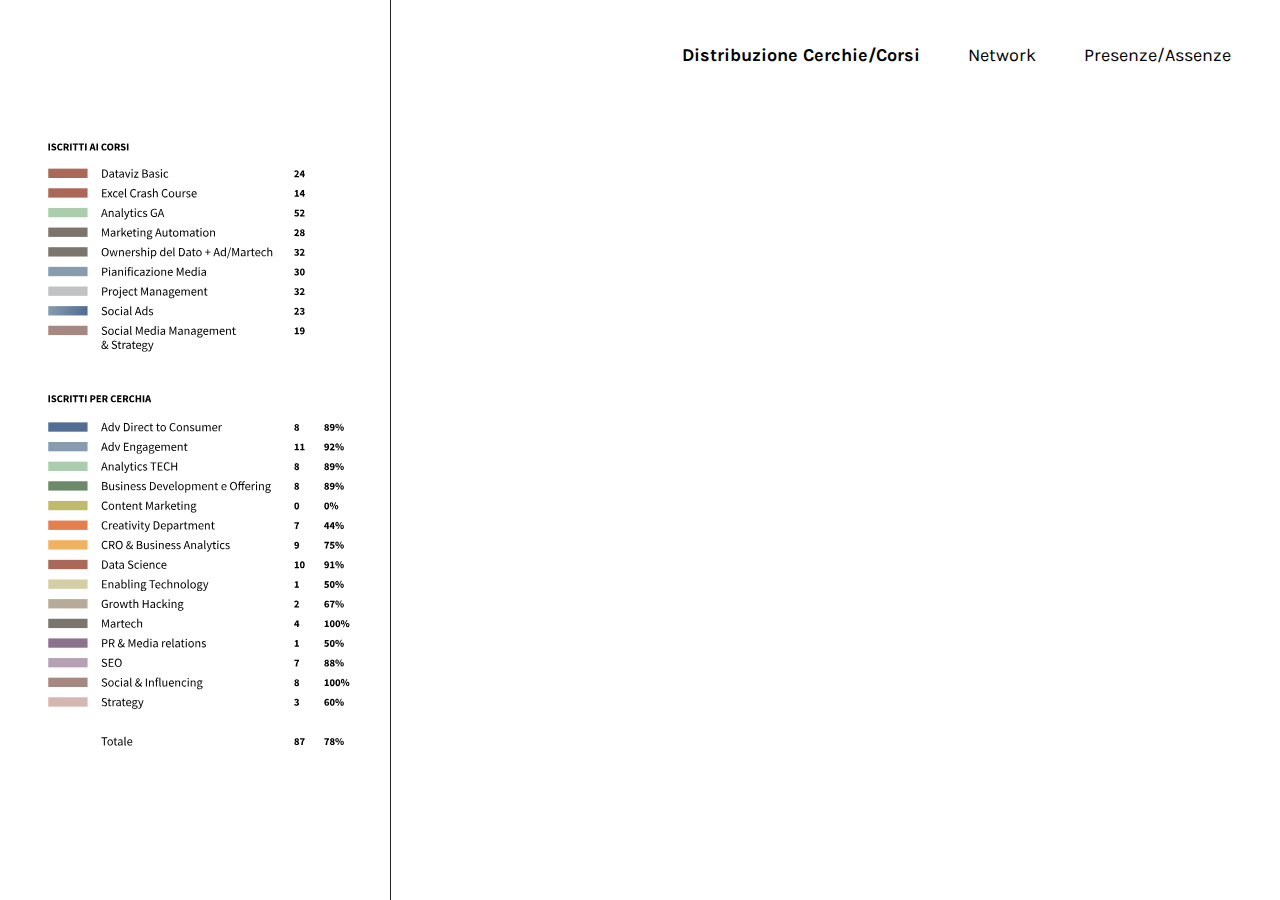
<file: formazione-alluvial.html>
<!doctype html>
<html lang="it">

<head>
    <!-- Required meta tags -->
    <meta charset="utf-8">
    <meta http-equiv="X-UA-Compatible" content="IE=edge">
    <meta name="viewport" content="width=device-width, initial-scale=1, shrink-to-fit=no">

    <meta name="description" content="Dashboard che mira a visualizzare i dati relativi alle giornate di formazione." />

    <meta property="og:title" content="HDM · Formazione">
    <meta property="og:image" content="https://h-farm-digital-marketing.github.io/cover-formazione.jpg">

    <meta name="robots" content="index,follow" />
    <meta name="twitter:card" content="summary_large_image">
    <meta name="twitter:title" content="HDM · Formazione">
    <meta name="twitter:image" content="https://h-farm-digital-marketing.github.io/cover-formazione.jpg">

    <meta name="author" content="H-Farm Digital Marketing, H-Farm">
    <meta name="copyright" content="H-Farm Digital Marketing, H-Farm" />

    <link rel="icon" href="./favicon.png" type="image/png" />

    <!-- Bootstrap CSS -->
    <link rel="stylesheet" href="https://stackpath.bootstrapcdn.com/bootstrap/4.3.1/css/bootstrap.min.css"
        integrity="sha384-ggOyR0iXCbMQv3Xipma34MD+dH/1fQ784/j6cY/iJTQUOhcWr7x9JvoRxT2MZw1T" crossorigin="anonymous">

    <!-- CSS -->
    <link rel="stylesheet" href="./css/home.css">
    <link rel="stylesheet" href="./css/formazione.css">

    <!-- jQuery first, then Popper.js, then Bootstrap JS -->
    <script src="https://code.jquery.com/jquery-3.4.0.min.js" type="text/javascript"></script>
    <script src="https://code.jquery.com/jquery-3.3.1.slim.min.js"
        integrity="sha384-q8i/X+965DzO0rT7abK41JStQIAqVgRVzpbzo5smXKp4YfRvH+8abtTE1Pi6jizo"
        crossorigin="anonymous"></script>

    <link rel="preconnect" href="https://fonts.gstatic.com">
    <link
        href="https://fonts.googleapis.com/css2?family=Work+Sans:ital,wght@0,100;0,200;0,300;0,400;0,500;0,600;0,700;0,800;0,900;1,100;1,200;1,300;1,400;1,500;1,600;1,700;1,800;1,900&display=swap"
        rel="stylesheet">
    <link href="https://fonts.googleapis.com/css?family=Karla:100,400,400i,700,700i" rel="stylesheet">
    <title>HDM · Formazione</title>
</head>

<body>

    <!-- Site -->

    <div class="row dashboard-container">
        <div class="col line">
            <ul class="nav justify-content-between">
                <li class="nav-item">
                    <a href="https://h-farm-digital-marketing.github.io/"><img class="logo" src="./assets/Logo_hdm.svg"
                            alt="Logo"></a>
                </li>
            </ul>

            <img class="legenda" src="./assets/Legenda.svg" alt="Logo">
        </div>

        <div class="col">
            <ul class="nav justify-content-end">
                <li class="nav-item nav-right">
                    <a class="nav-link" href="./formazione-alluvial"><b>Distribuzione Cerchie/Corsi</b></a><a class="nav-link"
                        href="./formazione-network">Network</a><a class="nav-link" href="./formazione-bars">Presenze/Assenze</a>
                </li>
            </ul>

            <div class="row">
                <div class="col viz">
                    <iframe src='https://flo.uri.sh/visualisation/6566293/embed' title='Interactive or visual content'
                        class='flourish-embed-iframe' frameborder='0' scrolling='no' style='width:95%;height:85vh;'
                        sandbox='allow-same-origin allow-forms allow-scripts allow-downloads allow-popups allow-popups-to-escape-sandbox allow-top-navigation-by-user-activation'></iframe>
                    <div style='width:95%!;margin-top:0px!important;text-align:right!important;'>
                    </div>
                </div>
            </div>
        </div>
</body>

</html>
</file>
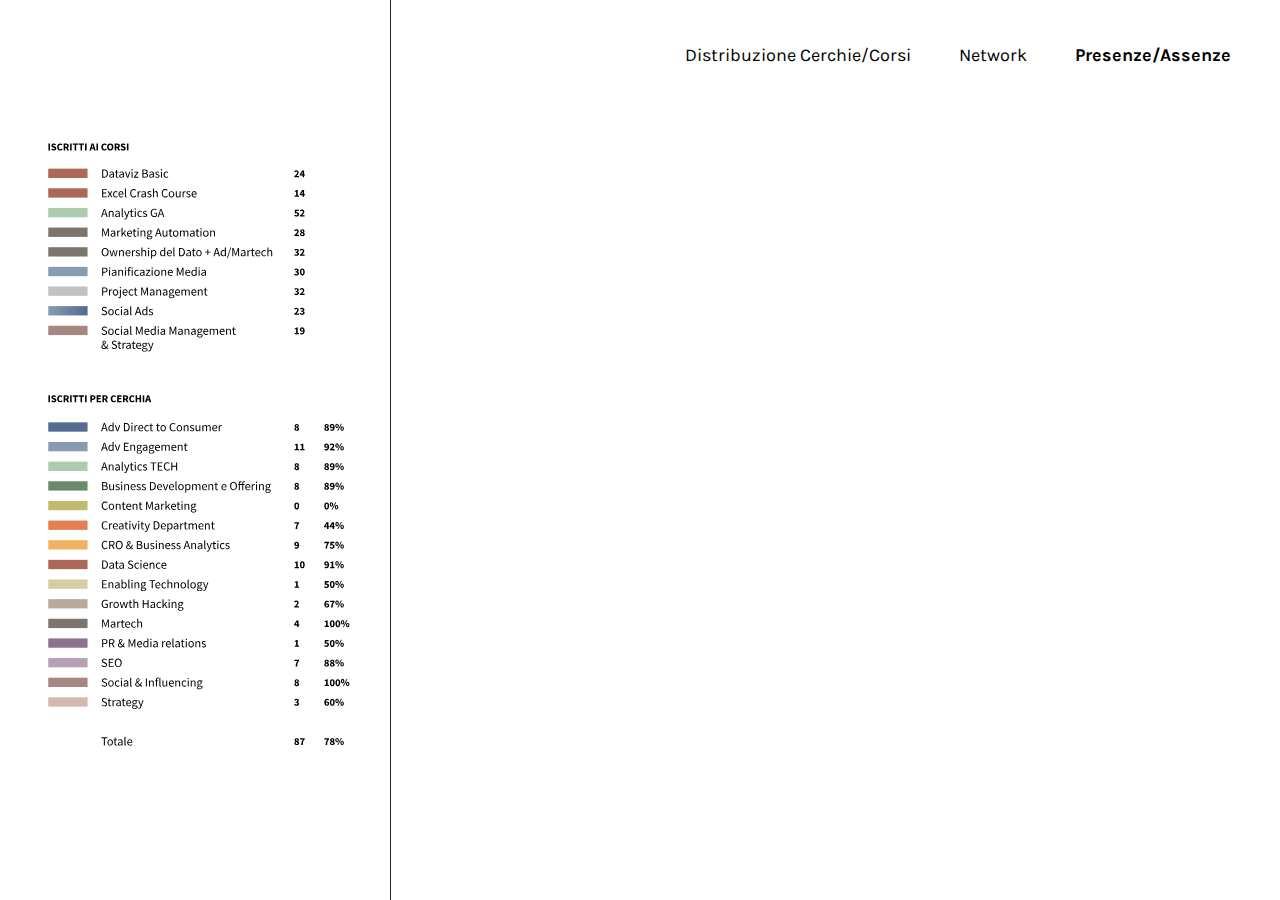
<file: formazione-bars.html>
<!doctype html>
<html lang="it">

<head>
    <!-- Required meta tags -->
    <meta charset="utf-8">
    <meta http-equiv="X-UA-Compatible" content="IE=edge">
    <meta name="viewport" content="width=device-width, initial-scale=1, shrink-to-fit=no">

    <meta name="description" content="Dashboard che mira a visualizzare i dati relativi alle giornate di formazione." />

    <meta property="og:title" content="HDM · Formazione">
    <meta property="og:image" content="https://h-farm-digital-marketing.github.io/cover-formazione.jpg">

    <meta name="robots" content="index,follow" />
    <meta name="twitter:card" content="summary_large_image">
    <meta name="twitter:title" content="HDM · Formazione">
    <meta name="twitter:image" content="https://h-farm-digital-marketing.github.io/cover-formazione.jpg">

    <meta name="author" content="H-Farm Digital Marketing, H-Farm">
    <meta name="copyright" content="H-Farm Digital Marketing, H-Farm" />

    <link rel="icon" href="./favicon.png" type="image/png" />

    <!-- Bootstrap CSS -->
    <link rel="stylesheet" href="https://stackpath.bootstrapcdn.com/bootstrap/4.3.1/css/bootstrap.min.css"
        integrity="sha384-ggOyR0iXCbMQv3Xipma34MD+dH/1fQ784/j6cY/iJTQUOhcWr7x9JvoRxT2MZw1T" crossorigin="anonymous">

    <!-- CSS -->
    <link rel="stylesheet" href="./css/home.css">
    <link rel="stylesheet" href="./css/formazione.css">

    <!-- jQuery first, then Popper.js, then Bootstrap JS -->
    <script src="https://code.jquery.com/jquery-3.4.0.min.js" type="text/javascript"></script>
    <script src="https://code.jquery.com/jquery-3.3.1.slim.min.js"
        integrity="sha384-q8i/X+965DzO0rT7abK41JStQIAqVgRVzpbzo5smXKp4YfRvH+8abtTE1Pi6jizo"
        crossorigin="anonymous"></script>

    <link rel="preconnect" href="https://fonts.gstatic.com">
    <link
        href="https://fonts.googleapis.com/css2?family=Work+Sans:ital,wght@0,100;0,200;0,300;0,400;0,500;0,600;0,700;0,800;0,900;1,100;1,200;1,300;1,400;1,500;1,600;1,700;1,800;1,900&display=swap"
        rel="stylesheet">
    <link href="https://fonts.googleapis.com/css?family=Karla:100,400,400i,700,700i" rel="stylesheet">
    <title>HDM · Formazione</title>
</head>

<body>

    <!-- Site -->

    <div class="row dashboard-container">
        <div class="col line">
            <ul class="nav justify-content-between">
                <li class="nav-item">
                    <a href="https://h-farm-digital-marketing.github.io/"><img class="logo" src="./assets/Logo_hdm.svg"
                            alt="Logo"></a>
                </li>
            </ul>

            <img class="legenda" src="./assets/Legenda.svg" alt="Logo">
        </div>

        <div class="col">
            <ul class="nav justify-content-end">
                <li class="nav-item nav-right">
                    <a class="nav-link" href="./formazione-alluvial">Distribuzione Cerchie/Corsi</a><a class="nav-link"
                        href="./formazione-network">Network</a><a class="nav-link" href="./formazione-bars"><b>Presenze/Assenze</b></a>
                </li>
            </ul>

            <div class="row">
                <div class="col viz bars">

                    <iframe src='https://flo.uri.sh/visualisation/6579821/embed' title='Interactive or visual content'
                        class='flourish-embed-iframe' frameborder='0' scrolling='no' style='width:95%;height:85vh;'
                        sandbox='allow-same-origin allow-forms allow-scripts allow-downloads allow-popups allow-popups-to-escape-sandbox allow-top-navigation-by-user-activation'></iframe>
                    <div style='width:95%!;margin-top:0px!important;text-align:right!important;'></div>
                </div>
            </div>
        </div>
</body>

</html>
</file>
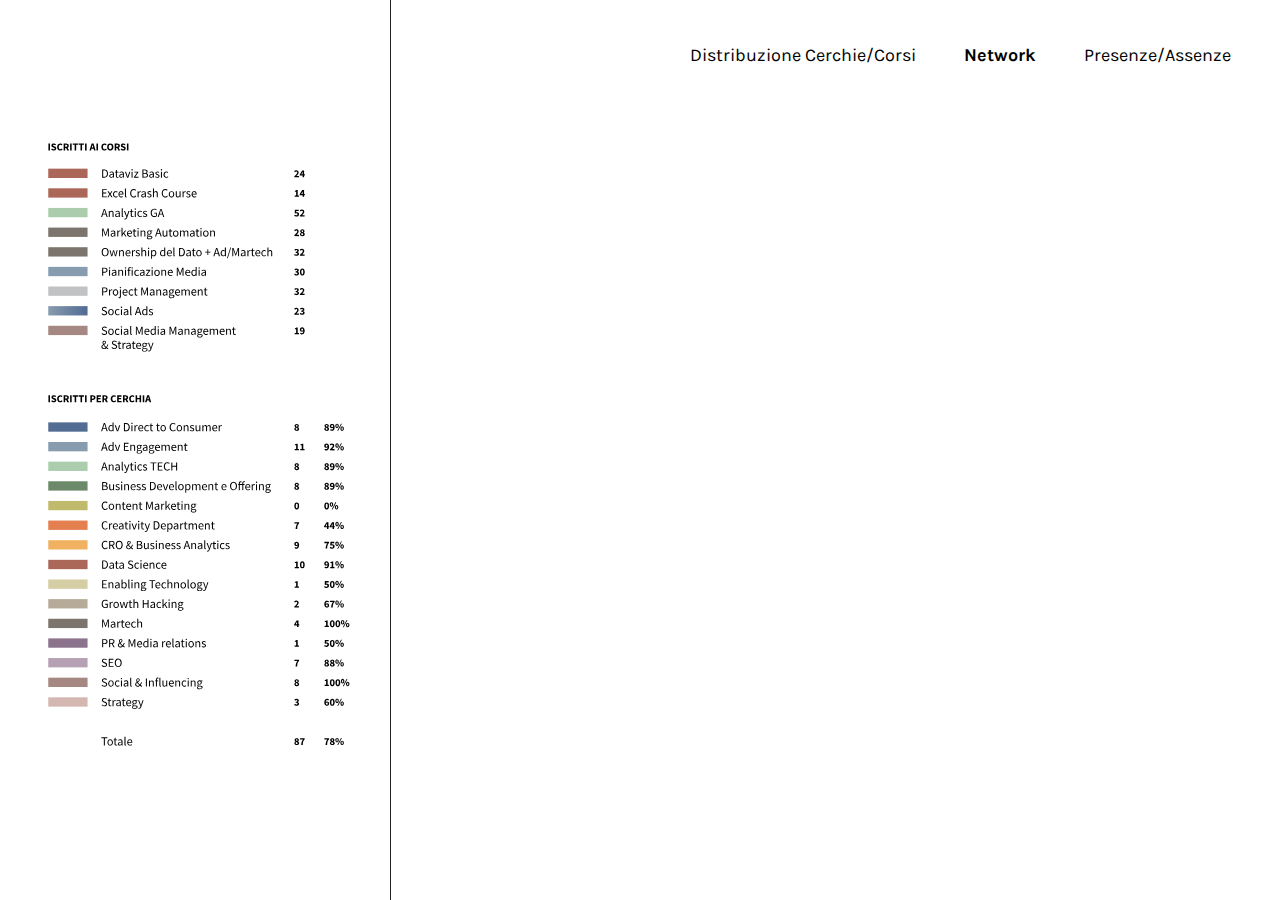
<file: formazione-network.html>
<!doctype html>
<html lang="it">

<head>
    <!-- Required meta tags -->
    <meta charset="utf-8">
    <meta http-equiv="X-UA-Compatible" content="IE=edge">
    <meta name="viewport" content="width=device-width, initial-scale=1, shrink-to-fit=no">

    <meta name="description"
        content="Dashboard che mira a visualizzare i dati relativi alle giornate di formazione." />

    <meta property="og:title" content="HDM · Formazione">
    <meta property="og:image" content="https://h-farm-digital-marketing.github.io/cover-formazione.jpg">

    <meta name="robots" content="index,follow" />
    <meta name="twitter:card" content="summary_large_image">
    <meta name="twitter:title" content="HDM · Formazione">
    <meta name="twitter:image" content="https://h-farm-digital-marketing.github.io/cover-formazione.jpg">

    <meta name="author" content="H-Farm Digital Marketing, H-Farm">
    <meta name="copyright" content="H-Farm Digital Marketing, H-Farm" />

    <link rel="icon" href="./favicon.png" type="image/png" />

    <!-- Bootstrap CSS -->
    <link rel="stylesheet" href="https://stackpath.bootstrapcdn.com/bootstrap/4.3.1/css/bootstrap.min.css"
        integrity="sha384-ggOyR0iXCbMQv3Xipma34MD+dH/1fQ784/j6cY/iJTQUOhcWr7x9JvoRxT2MZw1T" crossorigin="anonymous">

    <!-- CSS -->
    <link rel="stylesheet" href="./css/home.css">
    <link rel="stylesheet" href="./css/formazione.css">

    <!-- jQuery first, then Popper.js, then Bootstrap JS -->
    <script src="https://code.jquery.com/jquery-3.4.0.min.js" type="text/javascript"></script>
    <script src="https://code.jquery.com/jquery-3.3.1.slim.min.js"
        integrity="sha384-q8i/X+965DzO0rT7abK41JStQIAqVgRVzpbzo5smXKp4YfRvH+8abtTE1Pi6jizo"
        crossorigin="anonymous"></script>

        <link rel="preconnect" href="https://fonts.gstatic.com">
        <link href="https://fonts.googleapis.com/css2?family=Work+Sans:ital,wght@0,100;0,200;0,300;0,400;0,500;0,600;0,700;0,800;0,900;1,100;1,200;1,300;1,400;1,500;1,600;1,700;1,800;1,900&display=swap" rel="stylesheet">
        <link href="https://fonts.googleapis.com/css?family=Karla:100,400,400i,700,700i" rel="stylesheet">
    <title>HDM · Formazione</title>
</head>

<body>

    <!-- Site -->

    <div class="row dashboard-container">
        <div class="col line">
            <ul class="nav justify-content-between">
                <li class="nav-item">
                    <a href="https://h-farm-digital-marketing.github.io/"><img class="logo" src="./assets/Logo_hdm.svg"
                            alt="Logo"></a>
                </li>
            </ul>

            <img class="legenda" src="./assets/Legenda.svg" alt="Logo">
        </div>

        <div class="col">
            <ul class="nav justify-content-end">
                <li class="nav-item nav-right">
                    <a class="nav-link" href="./formazione-alluvial">Distribuzione Cerchie/Corsi</a><a class="nav-link"
                        href="./formazione-network"><b>Network</b></a><a class="nav-link" href="./formazione-bars">Presenze/Assenze</a>
                </li>
            </ul>

            <div class="row">
                <div class="col viz">
                    <iframe src='https://flo.uri.sh/visualisation/6518982/embed'
                        title='Interactive or visual content' class='flourish-embed-iframe' frameborder='0'
                        scrolling='no' style='width:95%;height:85vh;'
                        sandbox='allow-same-origin allow-forms allow-scripts allow-downloads allow-popups allow-popups-to-escape-sandbox allow-top-navigation-by-user-activation'></iframe>
                    <div style='width:95%!;margin-top:0px!important;text-align:right!important;'>
                    </div>
                </div>
            </div>
        </div>
</body>

</html>
</file>
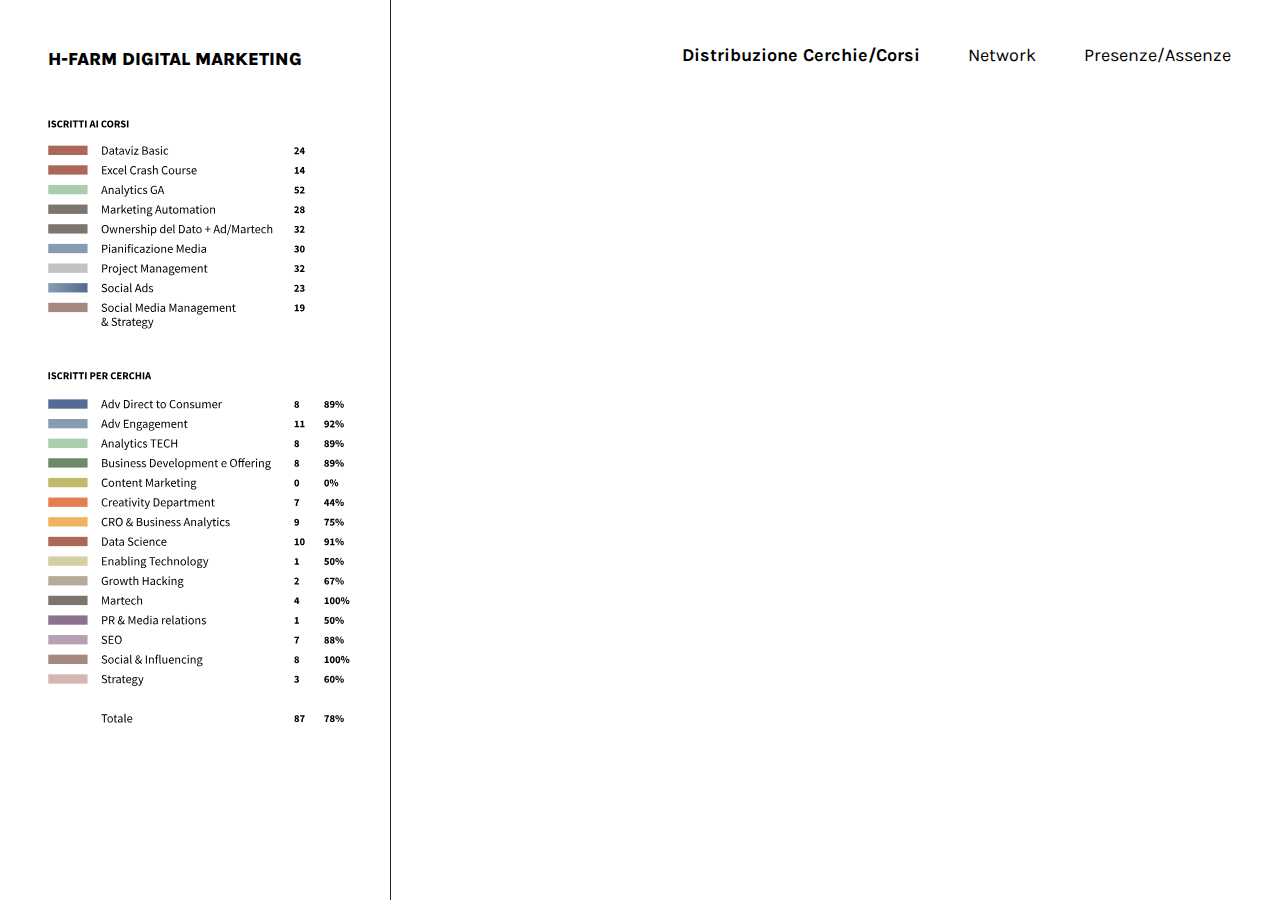
<file: dashboard-formazione/formazione-alluvial.html>
<!doctype html>
<html lang="it">

<head>
    <!-- Required meta tags -->
    <meta charset="utf-8">
    <meta http-equiv="X-UA-Compatible" content="IE=edge">
    <meta name="viewport" content="width=device-width, initial-scale=1, shrink-to-fit=no">

    <meta name="description" content="Dashboard che mira a visualizzare i dati relativi alle giornate di formazione." />

    <meta property="og:title" content="HDM · Formazione">
    <meta property="og:image" content="https://h-farm-digital-marketing.github.io/dashboard-formazione/cover/cover-formazione.jpg">

    <meta name="robots" content="index,follow" />
    <meta name="twitter:card" content="summary_large_image">
    <meta name="twitter:title" content="HDM · Formazione">
    <meta name="twitter:image" content="https://h-farm-digital-marketing.github.io/dashboard-formazione/cover/cover-formazione.jpg">

    <meta name="author" content="H-Farm Digital Marketing, H-Farm">
    <meta name="copyright" content="H-Farm Digital Marketing, H-Farm" />

    <link rel="icon" href="./favicon.png" type="image/png" />

    <!-- Bootstrap CSS -->
    <link rel="stylesheet" href="https://stackpath.bootstrapcdn.com/bootstrap/4.3.1/css/bootstrap.min.css"
        integrity="sha384-ggOyR0iXCbMQv3Xipma34MD+dH/1fQ784/j6cY/iJTQUOhcWr7x9JvoRxT2MZw1T" crossorigin="anonymous">

    <!-- CSS -->
    <link rel="stylesheet" href="./css/home.css">
    <link rel="stylesheet" href="./css/formazione.css">

    <!-- jQuery first, then Popper.js, then Bootstrap JS -->
    <script src="https://code.jquery.com/jquery-3.4.0.min.js" type="text/javascript"></script>
    <script src="https://code.jquery.com/jquery-3.3.1.slim.min.js"
        integrity="sha384-q8i/X+965DzO0rT7abK41JStQIAqVgRVzpbzo5smXKp4YfRvH+8abtTE1Pi6jizo"
        crossorigin="anonymous"></script>

    <link rel="preconnect" href="https://fonts.gstatic.com">
    <link
        href="https://fonts.googleapis.com/css2?family=Work+Sans:ital,wght@0,100;0,200;0,300;0,400;0,500;0,600;0,700;0,800;0,900;1,100;1,200;1,300;1,400;1,500;1,600;1,700;1,800;1,900&display=swap"
        rel="stylesheet">
    <link href="https://fonts.googleapis.com/css?family=Karla:100,400,400i,700,700i" rel="stylesheet">
    <title>HDM · Formazione</title>
</head>

<body>

    <!-- Site -->

    <div class="row dashboard-container">
        <div class="col line">
            <ul class="nav justify-content-between">
                <li class="nav-item">
                    <a class="logo" href="https://h-farm-digital-marketing.github.io/"><b>H-FARM DIGITAL MARKETING</b></a>
                </li>
            </ul>

            <img class="legenda" src="./assets/Legenda.svg" alt="Logo">
        </div>

        <div class="col">
            <ul class="nav justify-content-end">
                <li class="nav-item nav-right">
                    <a class="nav-link" href="./formazione-alluvial.html"><b>Distribuzione Cerchie/Corsi</b></a><a class="nav-link"
                        href="./formazione-network.html">Network</a><a class="nav-link" href="./formazione-bars.html">Presenze/Assenze</a>
                </li>
            </ul>

            <div class="row">
                <div class="col viz">
                    <iframe src='https://flo.uri.sh/visualisation/6566293/embed' title='Interactive or visual content'
                        class='flourish-embed-iframe' frameborder='0' scrolling='no' style='width:95%;height:85vh;'
                        sandbox='allow-same-origin allow-forms allow-scripts allow-downloads allow-popups allow-popups-to-escape-sandbox allow-top-navigation-by-user-activation'></iframe>
                    <div style='width:95%!;margin-top:0px!important;text-align:right!important;'>
                    </div>
                </div>
            </div>
        </div>
</body>

</html>
</file>
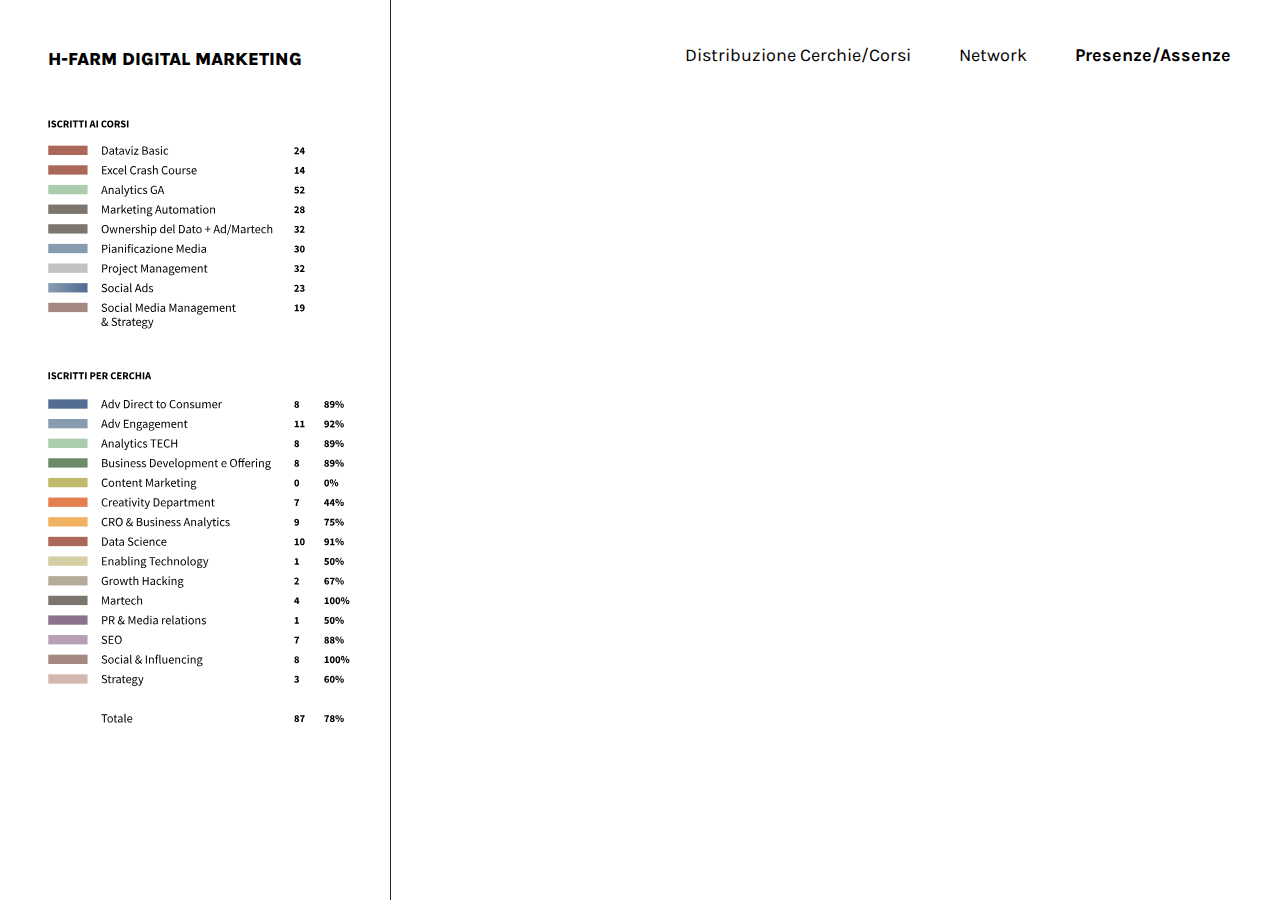
<file: dashboard-formazione/formazione-bars.html>
<!doctype html>
<html lang="it">

<head>
    <!-- Required meta tags -->
    <meta charset="utf-8">
    <meta http-equiv="X-UA-Compatible" content="IE=edge">
    <meta name="viewport" content="width=device-width, initial-scale=1, shrink-to-fit=no">

    <meta name="description" content="Dashboard che mira a visualizzare i dati relativi alle giornate di formazione." />

    <meta property="og:title" content="HDM · Formazione">
    <meta property="og:image" content="https://h-farm-digital-marketing.github.io/dashboard-formazione/cover/cover-formazione.jpg">

    <meta name="robots" content="index,follow" />
    <meta name="twitter:card" content="summary_large_image">
    <meta name="twitter:title" content="HDM · Formazione">
    <meta name="twitter:image" content="https://h-farm-digital-marketing.github.io/dashboard-formazione/cover/cover-formazione.jpg">

    <meta name="author" content="H-Farm Digital Marketing, H-Farm">
    <meta name="copyright" content="H-Farm Digital Marketing, H-Farm" />

    <link rel="icon" href="./favicon.png" type="image/png" />

    <!-- Bootstrap CSS -->
    <link rel="stylesheet" href="https://stackpath.bootstrapcdn.com/bootstrap/4.3.1/css/bootstrap.min.css"
        integrity="sha384-ggOyR0iXCbMQv3Xipma34MD+dH/1fQ784/j6cY/iJTQUOhcWr7x9JvoRxT2MZw1T" crossorigin="anonymous">

    <!-- CSS -->
    <link rel="stylesheet" href="./css/home.css">
    <link rel="stylesheet" href="./css/formazione.css">

    <!-- jQuery first, then Popper.js, then Bootstrap JS -->
    <script src="https://code.jquery.com/jquery-3.4.0.min.js" type="text/javascript"></script>
    <script src="https://code.jquery.com/jquery-3.3.1.slim.min.js"
        integrity="sha384-q8i/X+965DzO0rT7abK41JStQIAqVgRVzpbzo5smXKp4YfRvH+8abtTE1Pi6jizo"
        crossorigin="anonymous"></script>

    <link rel="preconnect" href="https://fonts.gstatic.com">
    <link
        href="https://fonts.googleapis.com/css2?family=Work+Sans:ital,wght@0,100;0,200;0,300;0,400;0,500;0,600;0,700;0,800;0,900;1,100;1,200;1,300;1,400;1,500;1,600;1,700;1,800;1,900&display=swap"
        rel="stylesheet">
    <link href="https://fonts.googleapis.com/css?family=Karla:100,400,400i,700,700i" rel="stylesheet">
    <title>HDM · Formazione</title>
</head>

<body>

    <!-- Site -->

    <div class="row dashboard-container">
        <div class="col line">
            <ul class="nav justify-content-between">
                <li class="nav-item">
            <a class="logo" href="https://h-farm-digital-marketing.github.io/"><b>H-FARM DIGITAL MARKETING</b></a>
                </li>
            </ul>

            <img class="legenda" src="./assets/Legenda.svg" alt="Logo">
        </div>

        <div class="col">
            <ul class="nav justify-content-end">
                <li class="nav-item nav-right">
                    <a class="nav-link" href="./formazione-alluvial.html">Distribuzione Cerchie/Corsi</a><a class="nav-link"
                        href="./formazione-network.html">Network</a><a class="nav-link" href="./formazione-bars.html"><b>Presenze/Assenze</b></a>
                </li>
            </ul>

            <div class="row">
                <div class="col viz bars">

                    <iframe src='https://flo.uri.sh/visualisation/6579821/embed' title='Interactive or visual content'
                        class='flourish-embed-iframe' frameborder='0' scrolling='no' style='width:95%;height:85vh;'
                        sandbox='allow-same-origin allow-forms allow-scripts allow-downloads allow-popups allow-popups-to-escape-sandbox allow-top-navigation-by-user-activation'></iframe>
                    <div style='width:95%!;margin-top:0px!important;text-align:right!important;'></div>
                </div>
            </div>
        </div>
</body>

</html>
</file>
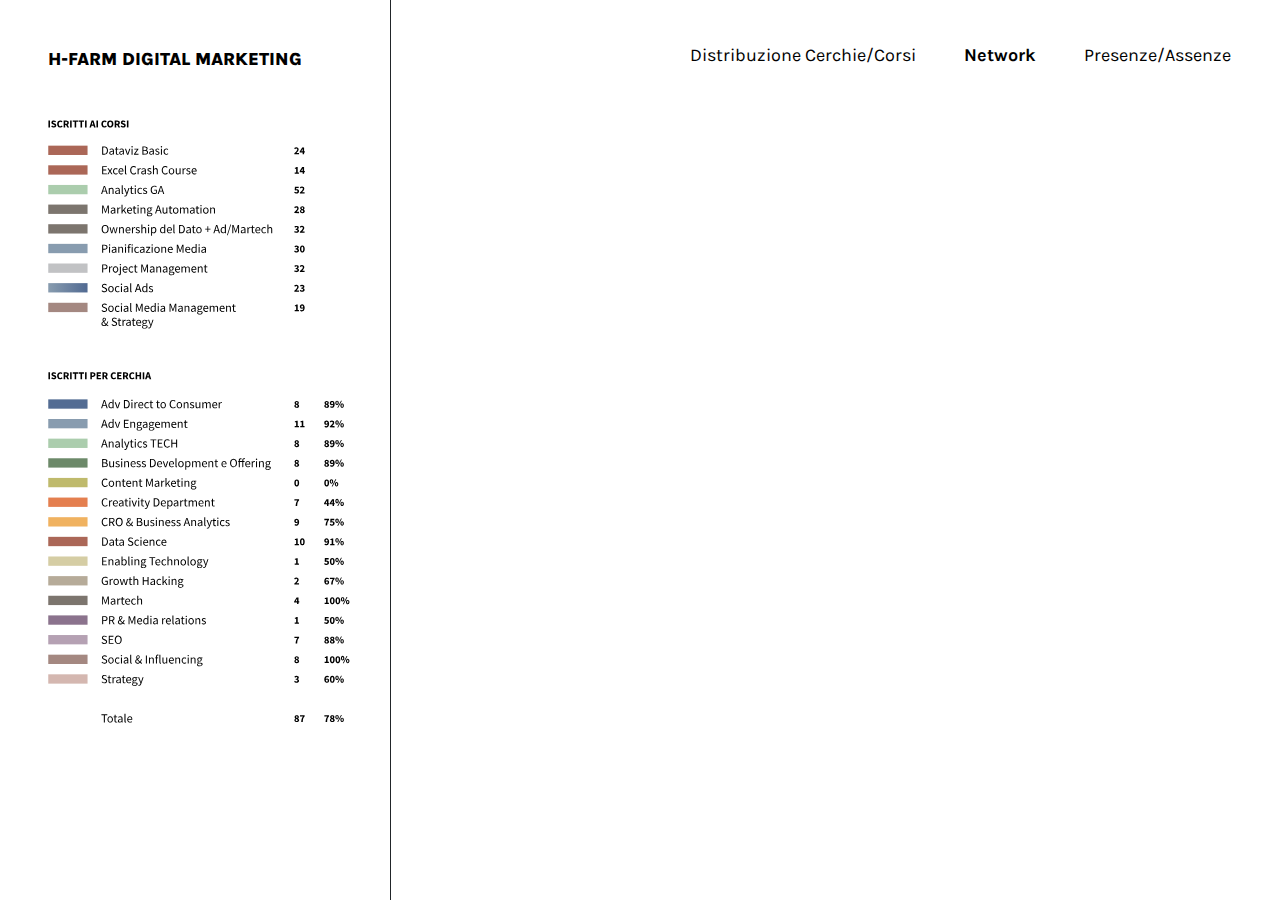
<file: dashboard-formazione/formazione-network.html>
<!doctype html>
<html lang="it">

<head>
    <!-- Required meta tags -->
    <meta charset="utf-8">
    <meta http-equiv="X-UA-Compatible" content="IE=edge">
    <meta name="viewport" content="width=device-width, initial-scale=1, shrink-to-fit=no">

    <meta name="description"
        content="Dashboard che mira a visualizzare i dati relativi alle giornate di formazione." />

    <meta property="og:title" content="HDM · Formazione">
    <meta property="og:image" content="https://h-farm-digital-marketing.github.io/dashboard-formazione/cover/cover-formazione.jpg">

    <meta name="robots" content="index,follow" />
    <meta name="twitter:card" content="summary_large_image">
    <meta name="twitter:title" content="HDM · Formazione">
    <meta name="twitter:image" content="https://h-farm-digital-marketing.github.io/dashboard-formazione/cover/cover-formazione.jpg">

    <meta name="author" content="H-Farm Digital Marketing, H-Farm">
    <meta name="copyright" content="H-Farm Digital Marketing, H-Farm" />

    <link rel="icon" href="./favicon.png" type="image/png" />

    <!-- Bootstrap CSS -->
    <link rel="stylesheet" href="https://stackpath.bootstrapcdn.com/bootstrap/4.3.1/css/bootstrap.min.css"
        integrity="sha384-ggOyR0iXCbMQv3Xipma34MD+dH/1fQ784/j6cY/iJTQUOhcWr7x9JvoRxT2MZw1T" crossorigin="anonymous">

    <!-- CSS -->
    <link rel="stylesheet" href="./css/home.css">
    <link rel="stylesheet" href="./css/formazione.css">

    <!-- jQuery first, then Popper.js, then Bootstrap JS -->
    <script src="https://code.jquery.com/jquery-3.4.0.min.js" type="text/javascript"></script>
    <script src="https://code.jquery.com/jquery-3.3.1.slim.min.js"
        integrity="sha384-q8i/X+965DzO0rT7abK41JStQIAqVgRVzpbzo5smXKp4YfRvH+8abtTE1Pi6jizo"
        crossorigin="anonymous"></script>

        <link rel="preconnect" href="https://fonts.gstatic.com">
        <link href="https://fonts.googleapis.com/css2?family=Work+Sans:ital,wght@0,100;0,200;0,300;0,400;0,500;0,600;0,700;0,800;0,900;1,100;1,200;1,300;1,400;1,500;1,600;1,700;1,800;1,900&display=swap" rel="stylesheet">
        <link href="https://fonts.googleapis.com/css?family=Karla:100,400,400i,700,700i" rel="stylesheet">
    <title>HDM · Formazione</title>
</head>

<body>

    <!-- Site -->

    <div class="row dashboard-container">
        <div class="col line">
            <ul class="nav justify-content-between">
                <li class="nav-item">
            <a class="logo" href="https://h-farm-digital-marketing.github.io/"><b>H-FARM DIGITAL MARKETING</b></a>
                </li>
            </ul>

            <img class="legenda" src="./assets/Legenda.svg" alt="Logo">
        </div>

        <div class="col">
            <ul class="nav justify-content-end">
                <li class="nav-item nav-right">
                    <a class="nav-link" href="./formazione-alluvial.html">Distribuzione Cerchie/Corsi</a><a class="nav-link"
                        href="./formazione-network.html"><b>Network</b></a><a class="nav-link" href="./formazione-bars.html">Presenze/Assenze</a>
                </li>
            </ul>

            <div class="row">
                <div class="col viz">
                    <iframe src='https://flo.uri.sh/visualisation/6518982/embed'
                        title='Interactive or visual content' class='flourish-embed-iframe' frameborder='0'
                        scrolling='no' style='width:95%;height:85vh;'
                        sandbox='allow-same-origin allow-forms allow-scripts allow-downloads allow-popups allow-popups-to-escape-sandbox allow-top-navigation-by-user-activation'></iframe>
                    <div style='width:95%!;margin-top:0px!important;text-align:right!important;'>
                    </div>
                </div>
            </div>
        </div>
</body>

</html>
</file>
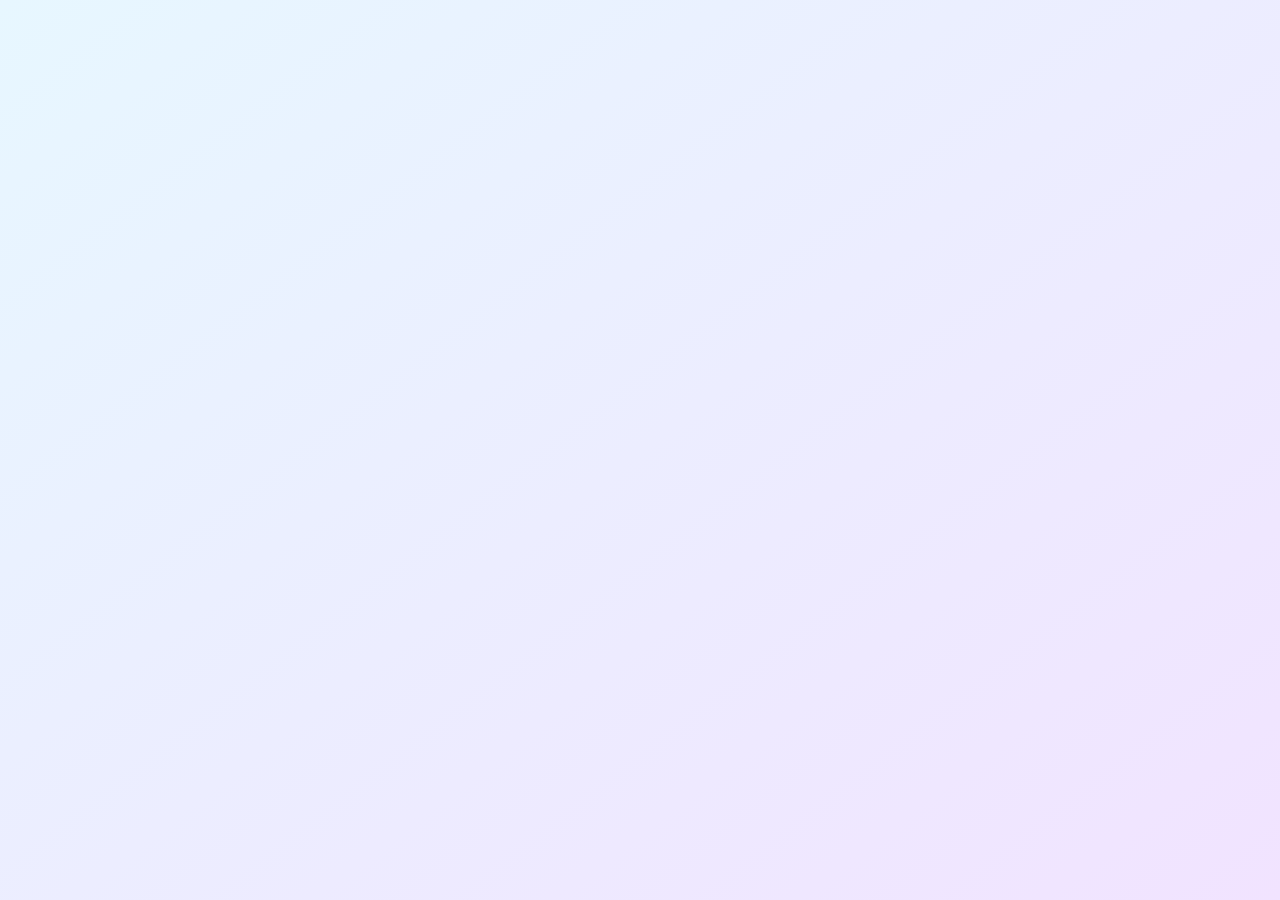
<file: dashboard-surveyBenessere/surveyBenessere.html>
<!doctype html>
<html lang="it">

<head>
  <!-- Required meta tags -->
  <meta charset="utf-8">
  <meta http-equiv="X-UA-Compatible" content="IE=edge">
  <meta name="viewport" content="width=device-width, initial-scale=1, shrink-to-fit=no">

  <meta name="description"
    content="La Dashboard Survey Benessere riassume tutti i risultati delle Survey benessere sottoposte al Team." />

  <meta property="og:title" content="HDM · Survey Benessere">
  <meta property="og:image"
    content="https://h-farm-digital-marketing.github.io/dashboard-surveyBenessere/cover/cover-surveyBenessere.png">

  <meta name="robots" content="index,follow" />
  <meta name="twitter:card" content="summary_large_image">
  <meta name="twitter:title" content="HDM · Survey Benessere">
  <meta name="twitter:image"
    content="https://h-farm-digital-marketing.github.io/dashboard-surveyBenessere/cover/cover-surveyBenessere.png">

  <meta name="author" content="H-Farm Digital Marketing, H-Farm">
  <meta name="copyright" content="H-Farm Digital Marketing, H-Farm" />

  <link rel="icon" href="./favicon.png" type="image/png" />

  <!-- Bootstrap CSS -->
  <link rel="stylesheet" href="https://stackpath.bootstrapcdn.com/bootstrap/4.3.1/css/bootstrap.min.css"
    integrity="sha384-ggOyR0iXCbMQv3Xipma34MD+dH/1fQ784/j6cY/iJTQUOhcWr7x9JvoRxT2MZw1T" crossorigin="anonymous">

  <!-- CSS -->
  <link rel="stylesheet" href="./css/style.css">

  <!-- jQuery first, then Popper.js, then Bootstrap JS -->
  <script src="https://code.jquery.com/jquery-3.4.0.min.js" type="text/javascript"></script>
  <script src="https://code.jquery.com/jquery-3.3.1.slim.min.js"
    integrity="sha384-q8i/X+965DzO0rT7abK41JStQIAqVgRVzpbzo5smXKp4YfRvH+8abtTE1Pi6jizo" crossorigin="anonymous">
  </script>

  <link rel="preconnect" href="https://fonts.gstatic.com">
  <link
    href="https://fonts.googleapis.com/css2?family=Work+Sans:ital,wght@0,100;0,200;0,300;0,400;0,500;0,600;0,700;0,800;0,900;1,100;1,200;1,300;1,400;1,500;1,600;1,700;1,800;1,900&display=swap"
    rel="stylesheet">
  <link href="https://fonts.googleapis.com/css?family=Karla:100,400,400i,700,700i" rel="stylesheet">

  <title>HDM · Survey Benessere</title>
</head>

<body>

  

  <div class="dashboard">
    <script type="module" src="https://public.tableau.com/javascripts/api/tableau.embedding.3.latest.min.js"></script>
    <div class='tableauPlaceholder' id='viz1705587693485' style='position: relative'><noscript><a href='#'><img alt='HOME ' src='https:&#47;&#47;public.tableau.com&#47;static&#47;images&#47;PE&#47;PEMP-SurveyBenessere&#47;HOME&#47;1_rss.png' style='border: none' /></a></noscript><object class='tableauViz'  style='display:none;'><param name='host_url' value='https%3A%2F%2Fpublic.tableau.com%2F' /> <param name='embed_code_version' value='3' /> <param name='site_root' value='' /><param name='name' value='PEMP-SurveyBenessere&#47;HOME' /><param name='tabs' value='no' /><param name='toolbar' value='yes' /><param name='static_image' value='https:&#47;&#47;public.tableau.com&#47;static&#47;images&#47;PE&#47;PEMP-SurveyBenessere&#47;HOME&#47;1.png' /> <param name='animate_transition' value='yes' /><param name='display_static_image' value='yes' /><param name='display_spinner' value='yes' /><param name='display_overlay' value='yes' /><param name='display_count' value='yes' /><param name='language' value='en-US' /></object></div>                <script type='text/javascript'>                    var divElement = document.getElementById('viz1705587693485');                    var vizElement = divElement.getElementsByTagName('object')[0];                    vizElement.style.width='1366px';vizElement.style.height='795px';                    var scriptElement = document.createElement('script');                    scriptElement.src = 'https://public.tableau.com/javascripts/api/viz_v1.js';                    vizElement.parentNode.insertBefore(scriptElement, vizElement);                </script>
  </div>

  <!-- jQuery first, then Popper.js, then Bootstrap JS -->
  <script src="https://code.jquery.com/jquery-3.2.1.min.js"></script>
  <script src="https://cdnjs.cloudflare.com/ajax/libs/popper.js/1.11.0/umd/popper.min.js"
    integrity="sha384-b/U6ypiBEHpOf/4+1nzFpr53nxSS+GLCkfwBdFNTxtclqqenISfwAzpKaMNFNmj4" crossorigin="anonymous">
  </script>
  <script src="https://maxcdn.bootstrapcdn.com/bootstrap/4.0.0-beta/js/bootstrap.min.js"
    integrity="sha384-h0AbiXch4ZDo7tp9hKZ4TsHbi047NrKGLO3SEJAg45jXxnGIfYzk4Si90RDIqNm1" crossorigin="anonymous">
  </script>
</body>

</html>
</file>
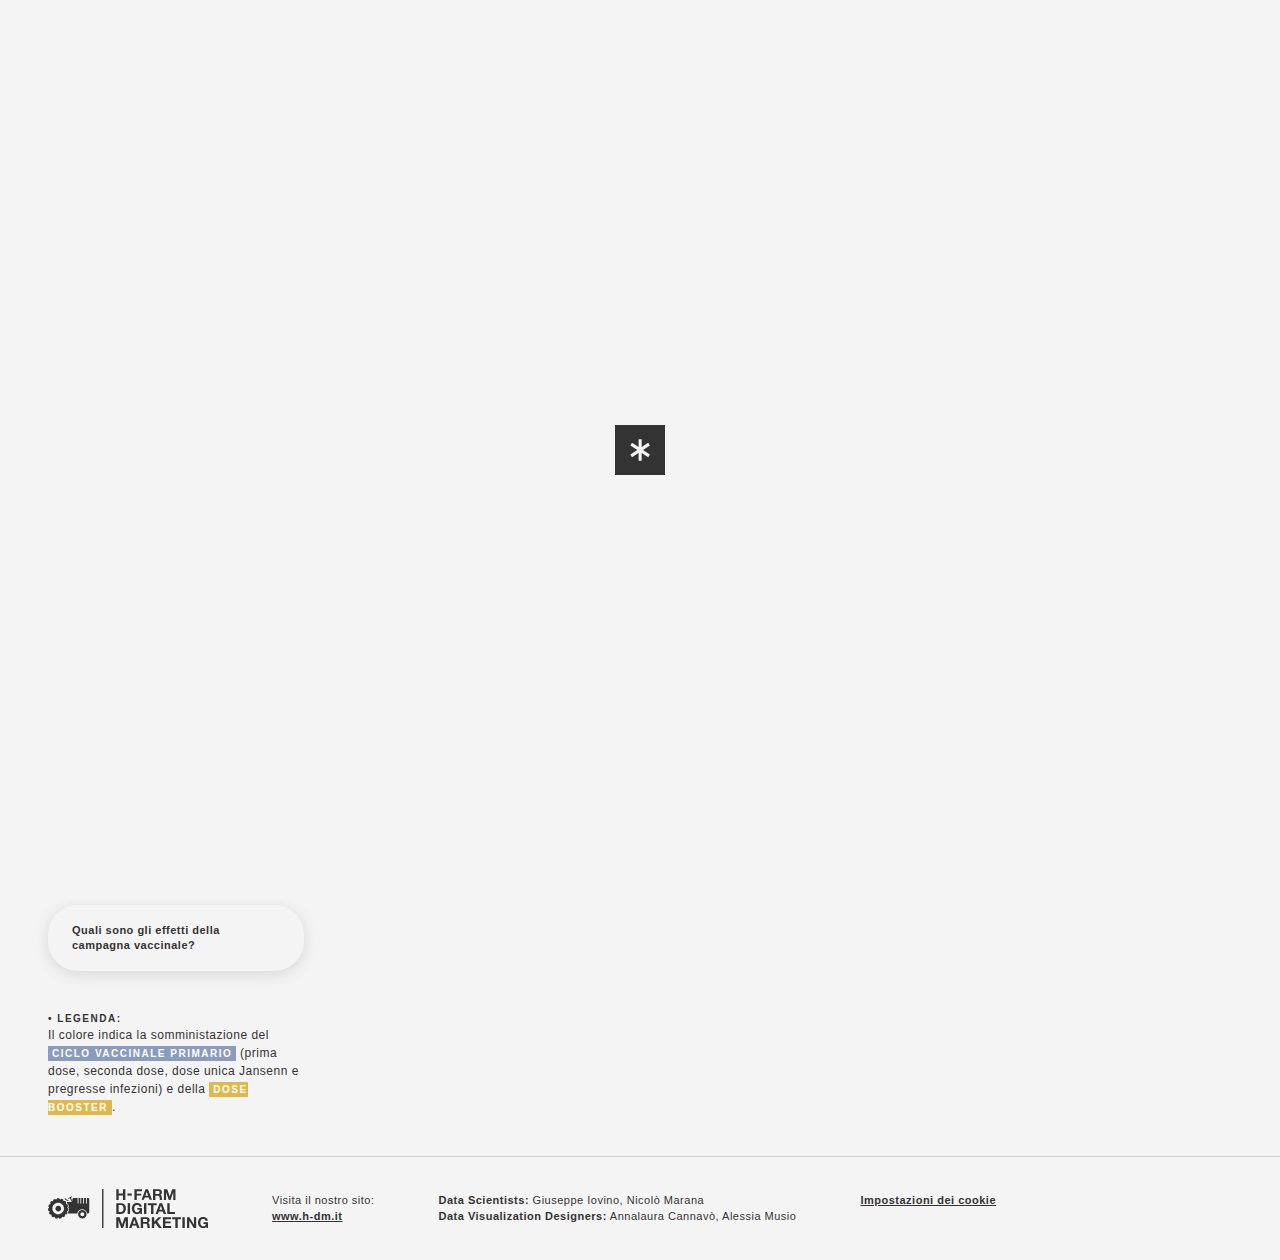
<file: dashboard-vaccini/categorie-vaccinate.html>
<!doctype html>
<html lang="it">

<head>

    <script>
        /* setting global vars CMP */
        var oneTrustLoaded = false;
        var numberOfCallOptanWrapper = 0;
        var permutiveToken = 'NO_CONSENT_ID_SET';
        var cmpEnabled = false;
        var cmpCookieSetting = {
            basic: null,
            performance: null,
            functional: null,
            targeting: null,
            social: null
        };
        var cookieType = {
            basic: "1:1",
            performance: "2:1",
            functional: "3:1",
            targeting: "4:1",
            social: "5:1"
        };

        function getCmpSettingType(cookieTypeName) {
            var response = null;
            var _checkValue = new RegExp("^OptanonConsent=.*groups=[^=]*" + escape(cookieType[cookieTypeName]));
            try {
                response = document.cookie.split(";").find((function (_value) {
                    return _checkValue.test(_value.trim());
                }));
            } catch (e) {}
            return response;
        }

        function getCmpSetting() {
            for (var key in cookieType) {
                var value = cookieType[key];
                cmpCookieSetting[key] = !!getCmpSettingType(key);
            }
            console.log(cmpCookieSetting);
        }

        function init() {
            console.log("init: check OT configuration");
            getCmpSetting();
            cmpDataLayer();
            var gdprApplied = false;
            if (!gdprApplied && shouldApplyGDPR()) {
                gdprApplied = true;
            }

            function shouldApplyGDPR() {
                var gdprApplies = false;
                var cmp = window.__cmp;
                var tcfapi = window.__tcfapi;
                if (cmp) {
                    cmp('ping', {}, function (e) {
                        if (e.cmpLoaded) {
                            cmp('getConsentData', {}, function (e) {
                                if (e.gdprApplies) {
                                    gdprApplies = true;
                                }
                            });
                        }
                    });
                }
                if (tcfapi) {
                    tcfapi('ping', 2, function (e) {
                        if (e.gdprApplies) {
                            gdprApplies = true;
                        }
                    });
                }
                return gdprApplies;
            }

            function getPrivacyString() {
                return getCookie('usprivacy') || '1---';
            }

            function getCookie(name, docCookies) {
                docCookies = docCookies || document.cookie;
                var cookies = docCookies.split(';');
                var matchRegex = RegExp('^\\s*' + name + '=\\s*(.*?)\\s*$');
                for (var i = 0; i < cookies.length; i++) {
                    var matched = cookies[i].match(matchRegex);
                    if (matched) {
                        return matched[1];
                    }
                }
            }
        }

        function cmpDataLayer() {
            window.dataLayer = window.dataLayer || [];

            for (var key in cookieType) {
                var value = cookieType[key];
                console.log('window.dataLayer.push: ' + key + ' ' + !!getCmpSettingType(key));
                window.dataLayer.push({
                    event: key + "Consent",
                    token: permutiveToken,
                    opt_in: !!getCmpSettingType(key)
                })
            }
        }
        /* funziona ripresa dalla cookie policy standard */
        function URL_add_parameter(url, param, value) {
            var hash = {};
            var parser = document.createElement('a');
            parser.href = url;
            var parameters = parser.search.split(/\?|&/);
            for (var i = 0; i < parameters.length; i++) {
                if (!parameters[i])
                    continue;
                var ary = parameters[i].split('=');
                hash[ary[0]] = ary[1];
            }
            hash[param] = value;
            var list = [];
            Object.keys(hash).forEach(function (key) {
                list.push(key + '=' + hash[key]);
            });
            parser.search = '?' + list.join('&');
            return parser.href;
        }
        var cookieEnabled = true;
        try {
            cookieEnabled = (navigator.cookieEnabled) ? true : false;
            if (typeof navigator.cookieEnabled == "undefined") {
                document.cookie = "testcookie";
                cookieEnabled = (document.cookie.indexOf("testcookie") != -1) ? true : false;
                document.cookie = 'cookietest=; expires=Thu, 01 Jan 1970 00:00:01 GMT';
            }
        } catch (e) {
            cookieEnabled = true;
        }

        function OptanonWrapper() {
            numberOfCallOptanWrapper++;
            cmpEnabled = true;
            console.log("OptanonWrapper: " + numberOfCallOptanWrapper);
            oneTrustLoaded = true;

            if (numberOfCallOptanWrapper >= 2) {
                if (cookieEnabled === true) {
                    location.href = URL_add_parameter(location.href, 'refresh_ce', '');
                }
            } else {
                console.log("OptanonWrapper call init()");
                init();
            }
        }
    </script>

    <!-- Google Tag Manager -->
    <script>
        (function (w, d, s, l, i) {
            w[l] = w[l] || [];
            w[l].push({
                'gtm.start': new Date().getTime(),
                event: 'gtm.js'
            });
            var f = d.getElementsByTagName(s)[0],
                j = d.createElement(s),
                dl = l != 'dataLayer' ? '&l=' + l : '';
            j.async = true;
            j.src =
                'https://www.googletagmanager.com/gtm.js?id=' + i + dl;
            f.parentNode.insertBefore(j, f);
        })(window, document, 'script', 'dataLayer', 'GTM-KLHB6M2');
    </script>
    <!-- End Google Tag Manager -->

    <!-- Required meta tags -->
    <meta charset="utf-8">
    <meta http-equiv="X-UA-Compatible" content="IE=edge">
    <meta name="viewport" content="width=device-width, initial-scale=1, shrink-to-fit=no">

    <meta property="og:title" content="Covid-19: la mappa dei vaccini in Italia">
    <meta property="og:description"
        content="Scopri come sta andando la campagna vaccinale in Italia: il numero di dosi consegnate, di quelle somministrate e le categorie interessate giorno per giorno, regione per regione" />
    <meta property="og:image" content="https://vaccinocovid.wired.it/cover.jpg">

    <meta name="robots" content="index,follow" />
    <meta name="twitter:card" content="summary_large_image">
    <meta name="twitter:title" content="Covid-19: la mappa dei vaccini in Italia">
    <meta name="twitter:description" content="description"
        content="Scopri come sta andando la campagna vaccinale in Italia: il numero di dosi consegnate, di quelle somministrate e le categorie interessate giorno per giorno, regione per regione">
    <meta name="twitter:image" content="https://vaccinocovid.wired.it/cover.jpg">

    <meta name="description"
        content="Scopri come sta andando la campagna vaccinale in Italia: il numero di dosi consegnate, di quelle somministrate e le categorie interessate giorno per giorno, regione per regione" />
    <meta name="keywords"
        content="data visualization, dataviz, data, data science, vaccini, vaccini covid, vaccini fonti ufficiali, vaccini ministero, dashboard vaccini, coronavirus, covid, covid-19, campagna vaccinale" />
    <meta name="author"
        content="H-Farm Digital Marketing, H-Farm, Alessia Musio, Annalaura Cannavò, Giuseppe Iovino, Nicolò Marana">
    <meta name="copyright"
        content="H-Farm Digital Marketing, H-Farm, Alessia Musio, Annalaura Cannavò, Giuseppe Iovino, Nicolò Marana" />

    <link rel="icon" href="./favicon.png" type="image/png" />
    <link rel="canonical" href="https://vaccinocovid.wired.it/" />

    <!-- Bootstrap CSS -->
    <link rel="stylesheet" href="https://stackpath.bootstrapcdn.com/bootstrap/4.3.1/css/bootstrap.min.css"
        integrity="sha384-ggOyR0iXCbMQv3Xipma34MD+dH/1fQ784/j6cY/iJTQUOhcWr7x9JvoRxT2MZw1T" crossorigin="anonymous">

    <!-- CSS -->
    <link rel="stylesheet" href="./css/style.css">

    <!-- JS -->
    <script type="text/javascript" src="./js/main.js"></script>
    <script type="text/javascript" src="./js/icons.js"></script>

    <!-- jQuery first, then Popper.js, then Bootstrap JS -->
    <script src="https://code.jquery.com/jquery-3.4.0.min.js" type="text/javascript"></script>
    <script src="https://code.jquery.com/jquery-3.3.1.slim.min.js"
        integrity="sha384-q8i/X+965DzO0rT7abK41JStQIAqVgRVzpbzo5smXKp4YfRvH+8abtTE1Pi6jizo" crossorigin="anonymous">
    </script>

    <title>Covid-19: la mappa dei vaccini in Italia</title>
</head>

<body>
    <!-- Loading -->
    <script>
        $('html').css('overflow', 'hidden');
        $('body').append(
            '<div id="loading"><div class="loading-logo"><img src="./assets/Logo_HDM_asterisco.svg" alt="HDM Logo"></div></div>'
            );
        $(window).on('load', function () {
            setTimeout(removeLoader, 2000);
        });

        function removeLoader() {
            $('html').css('overflow', 'auto');
            $("#loading").fadeOut(500, function () {
                $("#loading").remove();
            });
        }
    </script>

    <!-- Google Tag Manager (noscript) -->
    <noscript><iframe src="https://www.googletagmanager.com/ns.html?id=GTM-KLHB6M2" height="0" width="0"
            style="display:none;visibility:hidden"></iframe></noscript>
    <!-- End Google Tag Manager (noscript) -->

    <!-- Header -->

    <div class="header d-flex justify-content-between">
        <div class="logo-wired">
            <a class="logo-wired" href="https://www.wired.it/" target="blank">
                <img src="./assets/Logo_wired.svg" alt="Logo"><span class="it">.it</span>
            </a>
        </div>

        <div class="icone-share">
            <img class="icon facebook facebook-share" data-js="facebook-share" src="./assets/share/icon_facebook.svg"
                width="30px">
            <img class="icon twitter twitter-share" data-js="twitter-share" src="./assets/share/icon_twitter.svg"
                width="30px">
            <img class="icon linkedin linkedin-share" data-js="linkedin-share" src="./assets/share/icon_linkedin.svg"
                width="30px">
            <img class="icon mail mail-share" data-js="mail-share" src="./assets/share/icon_mail.svg" width="30px">
        </div>
    </div>

    <!-- Site -->
    <div class="row">
        <div class="col- navigazione">
            <div class="logo titolo">
                <h1>Vaccini Covid-19&nbsp;</h1>
                <div class="sottotitolo">REAL TIME</div>
            </div>

            <div class="corpo">
                <br>Come sta andando la campagna vaccinale italiana? La risposta ve la raccontiamo con i numeri, grazie
                a grafici che vengono aggiornati tre volte al giorno a partire dai dati diffusi dal governo. Qui
                troverete quante vaccinazioni sono
                fatte giornalmente, le categorie interessate, la situazione delle regioni e la tipologia di vaccini
                somministrati.<br><br><a class="fonti corpo bold"
                    href="https://github.com/italia/covid19-opendata-vaccini" target="blank">Da dove vengono i dati
                    →</a><br><br><br>
                <div class="sottotitolo">• SELEZIONA L'ARGOMENTO CHE VUOI APPROFONDIRE:</div>
                <br>

                <a class="bottone-off corpo bold" href="./vaccini.html">
                    Quanti vaccini vengono fatti al giorno?
                </a>

                <a class="bottone-on corpo bold" href="./categorie-vaccinate.html">
                    Quali fasce d’età sono giá state vaccinate?
                </a>
                <div class="descrizione corpo">
                    I grafici mostrano i volumi delle somministrazioni divisi per fasce d’età. È possibile confrontare
                    le somministrazioni con il totale della popolazione per ciascuna fascia, in questo modo si può
                    vedere l’effettivo avanzamento del piano vaccinale italiano.
                </div>

                <a class="bottone-off corpo bold" href=".//vaccinazioni-per-regione.html">
                    Quante persone sono state vaccinate in ogni regione?
                </a>

                <a class="bottone-off corpo bold" href="./fornitori-vaccini.html">
                    Quali sono i fornitori di vaccini?
                </a>

                <a class="bottone-off corpo bold" href="./covid.html">
                    Quali sono gli effetti della campagna vaccinale?
                </a>

                <div class="legenda">
                    <div class="sottotitolo">• LEGENDA:</div>
                    <div class="corpo"></div>Il colore indica la somministazione del
                    <span
                        style="color:#FFFDF5; background-color:#8B9BBF; font-size: 10px; letter-spacing: 1.5px; font-weight: bolder; padding:2px 4px;">CICLO
                        VACCINALE PRIMARIO</span> (prima dose, seconda dose, dose unica Jansenn e pregresse infezioni) e
                    della
                    <span
                        style="color:#FFFDF5; background-color:#E0B84C; font-size: 10px; letter-spacing: 1.5px; font-weight: bolder; padding:2px 4px;">DOSE
                        BOOSTER</span>.
                </div>
            </div>
        </div>

        <div class="col- dashboard">
            <div class='tableauPlaceholder' id='viz1615568080047' style='position: relative'><noscript><a href='#'><img
                            alt=' '
                            src='https:&#47;&#47;public.tableau.com&#47;static&#47;images&#47;Va&#47;Vaccini_16155676329510&#47;Categorie&#47;1_rss.png'
                            style='border: none' /></a></noscript><object class='tableauViz' style='display:none;'>
                    <param name='host_url' value='https%3A%2F%2Fpublic.tableau.com%2F' />
                    <param name='embed_code_version' value='3' />
                    <param name='site_root' value='' />
                    <param name='name' value='Vaccini_16155676329510&#47;Categorie' />
                    <param name='tabs' value='no' />
                    <param name='toolbar' value='no' />
                    <param name='static_image'
                        value='https:&#47;&#47;public.tableau.com&#47;static&#47;images&#47;Va&#47;Vaccini_16155676329510&#47;Categorie&#47;1.png' />
                    <param name='animate_transition' value='yes' />
                    <param name='display_static_image' value='yes' />
                    <param name='display_spinner' value='yes' />
                    <param name='display_overlay' value='yes' />
                    <param name='display_count' value='yes' />
                    <param name='language' value='it' /></object></div>
            <script type='text/javascript'>
                var divElement = document.getElementById('viz1615568080047');
                var vizElement = divElement.getElementsByTagName('object')[0];
                if (divElement.offsetWidth > 1000) {
                    vizElement.style.width = '100%';
                    vizElement.style.height = (divElement.offsetWidth * 0.75) + 'px';
                } else if (divElement.offsetWidth > 500) {
                    vizElement.style.width = '100%';
                    vizElement.style.height = (divElement.offsetWidth * 0.95) + 'px';
                } else {
                    vizElement.style.width = '100%';
                    vizElement.style.height = '1690px';
                }
                var scriptElement = document.createElement('script');
                scriptElement.src = 'https://public.tableau.com/javascripts/api/viz_v1.js';
                vizElement.parentNode.insertBefore(scriptElement, vizElement);
            </script>

        </div>
    </div>

    <div class="footer">
        <div class="logo-sito">
            <div class="logo-hdm">
                <a class="logo-hdm" href="https://www.h-dm.it/it/" target="blank">
                    <img src="./assets/Logo_HDM.svg" alt="Logo">
                </a>
            </div>

            <div class="credits corpo">
                Visita il nostro sito:<br>
                <a class="sito-hdm corpo bold" href="https://www.h-dm.it/it/" target="blank">
                    www.h-dm.it
                </a>
            </div>
        </div>
        <div class="credits corpo">
            <span style="font-weight: bold;">Data Scientists:</span> Giuseppe Iovino, Nicolò Marana<br>
            <span style="font-weight: bold;">Data Visualization Designers:</span> Annalaura Cannavò, Alessia Musio
        </div>

        <div class="optanon-show-settings-container credits corpo sito-hdm">
            <!-- Tasto inizio impostazioni cookies OneTrust -->
            <a class="optanon-show-settings">Impostazioni dei cookie</a>
            <!-- Tasto fine Impostazioni cookies OneTrust -->
        </div>
    </div>


    <!-- Optional JavaScript -->
    <script type="text/javascript" src="./js/main.js"></script>
    <script type="text/javascript" src="./js/icons.js"></script>

    <!-- jQuery first, then Popper.js, then Bootstrap JS -->
    <script src="https://code.jquery.com/jquery-3.2.1.min.js"></script>
    <script src="https://cdnjs.cloudflare.com/ajax/libs/popper.js/1.11.0/umd/popper.min.js"
        integrity="sha384-b/U6ypiBEHpOf/4+1nzFpr53nxSS+GLCkfwBdFNTxtclqqenISfwAzpKaMNFNmj4" crossorigin="anonymous">
    </script>
    <script src="https://maxcdn.bootstrapcdn.com/bootstrap/4.0.0-beta/js/bootstrap.min.js"
        integrity="sha384-h0AbiXch4ZDo7tp9hKZ4TsHbi047NrKGLO3SEJAg45jXxnGIfYzk4Si90RDIqNm1" crossorigin="anonymous">
    </script>
</body>

</html>
</file>
<file: css/home.css>
.nav {
  padding: 48px;
  background-color: #fff;
}

.nav-right {
  display: inline-flex;
}

.nav-link {
  font-family: "Karla";
  font-size: 18px;
  color: #000000;
  font-weight: 400;
  transition-duration: 0.5s;
  -webkit-transition-duration: 0.5s;
  -o-transition-duration: 0.5s;
  -moz-transition-duration: 0.5s;
  margin-left: 48px;
  align-content: flex-end;
  padding: 0;
  margin-top: -4px;
}

.logo {
  font-family: "Karla";
  font-size: 18px;
  color: #000000;
  font-weight: 700;
  transition-duration: 0.5s;
  -webkit-transition-duration: 0.5s;
  -o-transition-duration: 0.5s;
  -moz-transition-duration: 0.5s;
}

.nav-link:hover {
  color: #ff0000;
}

.menu-container {
  margin: 250px 0 0 0;
}

.ultima{
  margin-bottom: 200px;
}

/*MENU*/

.menu-hover {
  cursor: pointer;
  margin: 0 10% 0 10%;
  transition-duration: 0.5s;
  -webkit-transition-duration: 0.5s;
  -o-transition-duration: 0.5s;
  -moz-transition-duration: 0.5s;
  color: #000000;
}

.menu-hover:hover {
  transform: translate(30px, 0);
  color: #ff0000;
}

.menu-voce {
  margin: 80px 0% 80px 0%;
  display: flex;
  position: relative;
}

.testo-medium {
  width: 100%;
  left: 150px;
  position: relative;
}

.testo-small-l {
  font-family: "Karla";
  font-size: 16px;
  font-weight: 400;
  align-content: flex-start;
  position: absolute;
  bottom: 10px;
  left: 0;
}

.testo-small-r {
  font-family: "Karla";
  font-size: 16px;
  font-weight: 400;
  align-content: flex-end;
  position: absolute;
  bottom: 10px;
  right: 0;
}

.riga {
  border-top: 1px solid;
}

a {
  font-family: "Karla";
  font-weight: bold;
  font-size: 40px;
  line-height: normal;
  color: #000000;
}

a:hover {
  text-decoration: none;
  color: #ff0000;
}

/*MOBILE*/

@media (max-width: 1000px) {
  .menu-hover {
    margin: 0 48px 0 48px;
  }
  
  .testo-medium {
    left: 100px;
  }

  .testo-small-l {
    font-size: 14px;
  }

  .testo-small-r {
    font-size: 14px;
  }

  a {
    font-size: 30px;
  }
}

@media (max-width: 600px) {
  .nav {
    margin: 24px;
  }

  .menu-hover {
    margin: 0 24px 0 24px;
  }

  .testo-medium {
    left: 0px;
  }

  .testo-small-l {
    font-size: 14px;
    align-content: unset;
    position: relative;
    bottom: 0;
    left: 0;
    margin-bottom: 16px;
  }

  .testo-small-r {
    font-size: 14px;
    align-content: unset;
    position: relative;
    bottom: 0;
    left: 0;
    margin-top: 16px;
  }

  a {
    font-size: 28px;
  }

  .menu-container {
    margin: 100px 0 0 0;
  }

  .nav-link {
    font-size: 14px;
    margin-left: 36px;
  }

  .menu-voce {
    display: inline-block;
    margin: 40px 0% 40px 0%;
  }

}
</file>
<file: css/formazione.css>
body{
    overflow-x: hidden;
}

.col, .row{
}

.line{
    border-right: 1px solid;
    max-width: 24%;
}

.dashboard-container{
    height: 100vh;
    border-right: 1px solid;
}

.viz{
    padding: 0px;
}

.bars{
    margin-top: -30px;
}

.legenda{
    margin: 0px 24px 48px 48px;
}

.bottone{
    font-family: 'Source Sans Pro', sans-serif;
    font-weight: 400;
    border-right: 1px solid;
    border-bottom: 1px solid;
    padding: 40px 0px;
    height: 100%;
    text-align: center;
}

@media (max-width: 1600px) {

    .line{
        max-width: 28%;
    }
  
  }
  
  @media (max-width: 1400px) {

    .line{
        max-width: 31%;
    }
  
  }
  
  @media (max-width: 1100px) {

    .line{
        max-width: 35%;
    }

    .nav-right{
        display: block;
        text-align: right;
    }

    .nav-link{
        padding-bottom: 10px;
    }
  
  }
  

  @media (max-width: 600px) {

    body{
        overflow:auto;
    }

    .legenda{
        margin: 80px 24px 48px 24px;
    }

    .line{
        max-width: 100%;
        border-bottom: 1px solid;
    }

    .dashboard-container{
        display: block;
    }

    .viz{
        margin: 24px 24px 100px 24px;
    }

    .nav-right, .logo{
        position: fixed;
        top: 24px;
    }

    .nav{
        color:white;
        background-color: white;
    }

    iframe{
        height: 50vh!important;
    }
  
  }
</file>
<file: dashboard-formazione/css/home.css>
.nav {
  padding: 48px;
}

.nav-right {
  display: inline-flex;
}

.nav-link {
  font-family: "Karla";
  font-size: 18px;
  color: #000000;
  font-weight: 400;
  transition-duration: 0.5s;
  -webkit-transition-duration: 0.5s;
  -o-transition-duration: 0.5s;
  -moz-transition-duration: 0.5s;
  margin-left: 48px;
  align-content: flex-end;
  padding: 0;
  margin-top: -4px;
}

.logo {
  font-family: "Karla";
  font-size: 18px;
  color: #000000;
  font-weight: 700;
  transition-duration: 0.5s;
  -webkit-transition-duration: 0.5s;
  -o-transition-duration: 0.5s;
  -moz-transition-duration: 0.5s;
}

.nav-link:hover {
  color: #ff0000;
}

.menu-container {
  margin: 250px 0 0 0;
}

.ultima{
  margin-bottom: 200px;
}

/*MENU*/

.menu-hover {
  cursor: pointer;
  margin: 0 10% 0 10%;
  transition-duration: 0.5s;
  -webkit-transition-duration: 0.5s;
  -o-transition-duration: 0.5s;
  -moz-transition-duration: 0.5s;
  color: #000000;
}

.menu-hover:hover {
  transform: translate(30px, 0);
  color: #ff0000;
}

.menu-voce {
  margin: 80px 0% 80px 0%;
  display: flex;
  position: relative;
}

.testo-medium {
  width: 100%;
  left: 150px;
  position: relative;
}

.testo-small-l {
  font-family: "Karla";
  font-size: 16px;
  font-weight: 400;
  align-content: flex-start;
  position: absolute;
  bottom: 10px;
  left: 0;
}

.testo-small-r {
  font-family: "Karla";
  font-size: 16px;
  font-weight: 400;
  align-content: flex-end;
  position: absolute;
  bottom: 10px;
  right: 0;
}

.riga {
  border-top: 1px solid;
}

a {
  font-family: "Karla";
  font-weight: bold;
  font-size: 40px;
  line-height: normal;
  color: #000000;
}

a:hover {
  text-decoration: none;
  color: #ff0000;
}

/*MOBILE*/

@media (max-width: 1000px) {
  .menu-hover {
    margin: 0 48px 0 48px;
  }
  
  .testo-medium {
    left: 100px;
  }

  .testo-small-l {
    font-size: 14px;
  }

  .testo-small-r {
    font-size: 14px;
  }

  a {
    font-size: 30px;
  }
}

@media (max-width: 600px) {
  .nav {
    margin: 24px;
  }

  .menu-hover {
    margin: 0 24px 0 24px;
  }

  .testo-medium {
    left: 0px;
  }

  .testo-small-l {
    font-size: 14px;
    align-content: unset;
    position: relative;
    bottom: 0;
    left: 0;
    margin-bottom: 16px;
  }

  .testo-small-r {
    font-size: 14px;
    align-content: unset;
    position: relative;
    bottom: 0;
    left: 0;
    margin-top: 16px;
  }

  a {
    font-size: 28px;
  }

  .menu-container {
    margin: 100px 0 0 0;
  }

  .nav-link {
    font-size: 14px;
    margin-left: 36px;
  }

  .menu-voce {
    display: inline-block;
    margin: 40px 0% 40px 0%;
  }

}
</file>
<file: dashboard-formazione/css/formazione.css>
body{
    overflow-x: hidden;
}

.col, .row{
}

.line{
    border-right: 1px solid;
    max-width: 24%;
}

.dashboard-container{
    height: 100vh;
    border-right: 1px solid;
}

.viz{
    padding: 0px;
}

.bars{
    margin-top: -30px;
}

.legenda{
    margin: 0px 24px 48px 48px;
}

.bottone{
    font-family: 'Source Sans Pro', sans-serif;
    font-weight: 400;
    border-right: 1px solid;
    border-bottom: 1px solid;
    padding: 40px 0px;
    height: 100%;
    text-align: center;
}

@media (max-width: 1600px) {

    .line{
        max-width: 28%;
    }
  
  }
  
  @media (max-width: 1400px) {

    .line{
        max-width: 31%;
    }
  
  }
  
  @media (max-width: 1100px) {

    .line{
        max-width: 35%;
    }

    .nav-right{
        display: block;
        text-align: right;
    }

    .nav-link{
        padding-bottom: 10px;
    }
  
  }
  

  @media (max-width: 600px) {

    body{
        overflow:auto;
    }

    .legenda{
        margin: 80px 24px 48px 24px;
    }

    .line{
        max-width: 100%;
        border-bottom: 1px solid;
    }

    .dashboard-container{
        display: block;
    }

    .viz{
        margin: 24px 24px 100px 24px;
    }

    .nav-right, .logo{
        position: fixed;
        top: 24px;
    }

    .nav{
        color:white;
        background-color: white;
    }

    iframe{
        height: 50vh!important;
    }
  
  }
</file>
<file: dashboard-surveyBenessere/css/style.css>
body {
  background: rgb(231,247,255);
background: linear-gradient(142deg, rgba(231,247,255,1) 0%, rgba(241,227,255,1) 100%);
}

/* .tableauViz {
  height: 100vh;
  width: 100vw;
} */

/* .flourish-embed, .flourish-sankey {
  height: 100vh;
  width: 100vw;
} */

.dashboard {
  /* overflow: hidden; */

  height: 100vh;
  width: 100vw;
  display: flex;
  align-items: center;
  justify-content: center;
}



.tableauPlaceholder {
  box-shadow: 
  0px 0px 4.3px rgba(0, 0, 0, 0.07),
  0px 0px 10.9px rgba(0, 0, 0, 0.048),
  0px 0px 22.2px rgba(0, 0, 0, 0.039),
  0px 0px 45.6px rgba(0, 0, 0, 0.031),
  0px 0px 125px rgba(0, 0, 0, 0.022)
;
}
</file>
<file: dashboard-vaccini/css/style.css>
/*LOADING*/

@keyframes loading {
    0% {
        max-height: 0;
    }
}

#loading {
    width: 100%;
    height: 100vh;
    opacity: 1;
    background-color: #F5F4F4;
    z-index: 10000;
    position: fixed;
    top: 0;
    left: 0;
}

.loading-logo {
    width: 50px;
    margin: 0 auto;
    top: 50%;
    left: 50%;
    margin-top: -25px;
    margin-left: -25px;
    position: fixed;
    animation: pulse 2s ease-in-out infinite alternate;
}

@keyframes pulse {
    0% {
        transform: scale(1);
    }
    33% {
        transform: scale(1.1);
    }
    66% {
        transform: scale(1);
    }
    100% {
        transform: scale(1.1);
    }
}


/*FONTS*/

h1,
.titolo {
    font-family: 'Georgia', 'Times', serif;
    font-weight: bold;
    font-size: 32px;
}

.sottotitolo {
    font-family: 'Trebuchet MS', 'Arial', sans-serif;
    font-size: 10px;
    letter-spacing: 1.5px;
    font-weight: bold;
}

.corpo {
    font-family: 'Trebuchet MS', 'Arial', sans-serif;
    font-size: 12px;
    letter-spacing: 0.5px;
    font-weight: 100;
    line-height: 1.4;
    font-weight: 400;
}

.bold {
    font-weight: bold;
}


/*GENERAL*/

body {
    color: #333333;
    text-align: left;
    background-color: #F5F4F4;
}

.row {
    margin: 100px 48px 40px 48px;
}

.dashboard {
    width: 70%;
    margin-top: -8px;
}

.navigazione {
    width: 30%;
    padding-right: 40px;
}


/*HEADER*/

.header {
    position: fixed;
    top: 0;
    left: 0;
    right: 0;
    z-index: 10;
    background-color: #F5F4F4;
    border-bottom: 1px solid #ccc;
    padding: 20px 48px;
    display: inline-flex;
}

.logo-wired {
    width: 90px;
    cursor: pointer;
    display: inline-flex;
    text-decoration: none!important;
}

.icon {
    height: 24px;
    margin-left: 6px;
    cursor: pointer;
    transition-duration: 0.5s;
}

.icon:hover {
    opacity: 0.7;
}

.it {
    font-weight: 700;
    color: #b3b3b3;
    font-size: 12px;
    padding: .3em 0 0 .3rem;
    text-transform: uppercase;
    text-decoration: none;
}

.logo-wired:hover {
    color: #b3b3b3!important;
    text-decoration: none!important;
}


/*NAVIGAZIONE*/

.logo {
    display: flex;
}

.fonti {
    color: #333333;
    font-weight: bold;
    text-decoration: underline;
    transition-duration: 0.5s;
}

.fonti:hover {
    color: #333333;
    opacity: 0.6;
}

.bottone-on {
    color: #F5F4F4;
    background-color: #333;
    font-weight: bold;
    border-radius: 30px 30px 0 0;
    padding: 18px 24px 18px 24px;
    cursor: pointer;
    box-shadow: 0px 3px 15px rgba(51, 51, 51, 0.15);
    display: flex;
}

.descrizione {
    color: #333333;
    background-color: #F5F4F4;
    border-radius: 0 0 30px 30px;
    padding: 18px 24px 18px 24px;
    box-shadow: 0px 3px 15px rgba(51, 51, 51, 0.15);
    margin-bottom: 24px;
}

.bottone-off {
    color: #333333;
    background-color: #F5F4F4;
    font-weight: bold;
    border-radius: 30px;
    padding: 18px 24px 18px 24px;
    box-shadow: 0px 3px 15px rgba(51, 51, 51, 0.15);
    display: flex;
    margin-bottom: 24px;
    transition-duration: 0.5s;
    cursor: pointer;
}

.bottone-off:hover {
    color: #F5F4F4;
    background-color: #333333;
    text-decoration: none;
}

.bottone-on:hover {
    color: #F5F4F4;
    text-decoration: none;
}

.legenda {
    width: 100%;
    padding-top: 16px;
    font-family: 'Trebuchet MS', sans-serif;
    font-size: 12px;
    letter-spacing: 0.5px;
    line-height: 1.5;
}

.rombi {
    width: 30px;
}


/*POPUP*/

.overlay {
    position: fixed;
    top: 0;
    bottom: 0;
    left: 0;
    right: 0;
    background: rgba(0, 0, 0, 0.7);
    transition: opacity 500ms;
    visibility: hidden;
    opacity: 0;
    z-index: 100000;
}

.overlay:target {
    visibility: visible;
    opacity: 1;
}

.popup {
    margin: 70px auto;
    padding: 20px;
    width: 30%;
    position: relative;
    transition: all 5s ease-in-out;
    color: #333333;
    background-color: #F5F4F4;
    border-radius: 30px;
    box-shadow: 0px 3px 15px rgba(51, 51, 51, 0.15);
}

.popup .close {
    position: absolute;
    top: 20px;
    right: 30px;
    transition: all 200ms;
    font-size: 25px;
    font-weight: 100;
    text-decoration: none;
    color: #333;
    z-index: 1000000;
    opacity: 1;
}

.popup .close:hover {
    opacity: 0.6;
}

.popup .content {
    max-height: 30%;
    overflow: auto;
}

@media screen and (max-width: 700px) {
    .box {
        width: 70%;
    }
    .popup {
        width: 70%;
    }
}


/*FOOTER*/

.footer {
    color: #333;
    background-color: #F5F4F4;
    display: inline-flex;
    width: 100%;
    padding: 32px 48px;
    border-top: 1px solid #ccc;
}

.logo-hdm {
    width: 160px;
    height: auto;
}

.sito-hdm {
    color: #333;
    font-weight: bold;
    text-decoration: underline;
    transition-duration: 0.5s;
    margin-top: 4px;
}

.sito-hdm:hover {
    color: #333;
    opacity: 0.6;
}

.credits {
    margin-left: 64px;
    margin-top: 4px;
}

.logo-sito {
    display: inline-flex;
}

.optanon-show-settings-container {
    cursor: pointer;
}


/*MOBILE*/

@media (max-width: 1500px) {
    .logo {
        display: block;
    }
    .corpo {
        font-size: 11px;
    }
    h1,
    .titolo {
        font-size: 26px;
    }
    .dashboard {
        width: 75%;
    }
    .navigazione {
        width: 25%;
    }
}

@media (max-width: 1000px) {
    .row {
        display: block;
        margin: 12px;
    }
    .col- {
        padding: 0;
    }
    .navigazione {
        width: 100%;
        padding: 72px 12px 36px 12px;
    }
    .dashboard {
        width: 100%;
    }
    .legenda {
        margin-bottom: 48px;
    }
    .header {
        padding: 20px 24px;
    }
    .footer {
        display: block;
        width: 100%;
        padding: 24px;
        margin-top: 40px;
    }
    .logo-hdm {
        width: 180px;
        margin-right: 24px;
        margin-bottom: 24px;
    }
    .credits {
        margin-left: 0;
        margin-bottom: 8px;
        margin-top: -4px;
    }
    .icon {
        height: 20px;
        margin-left: 0px;
    }
    .logo-wired {
        width: 80px;
    }
    .optanon-show-settings-container {
        margin-top: 16px;
    }
}
</file>
